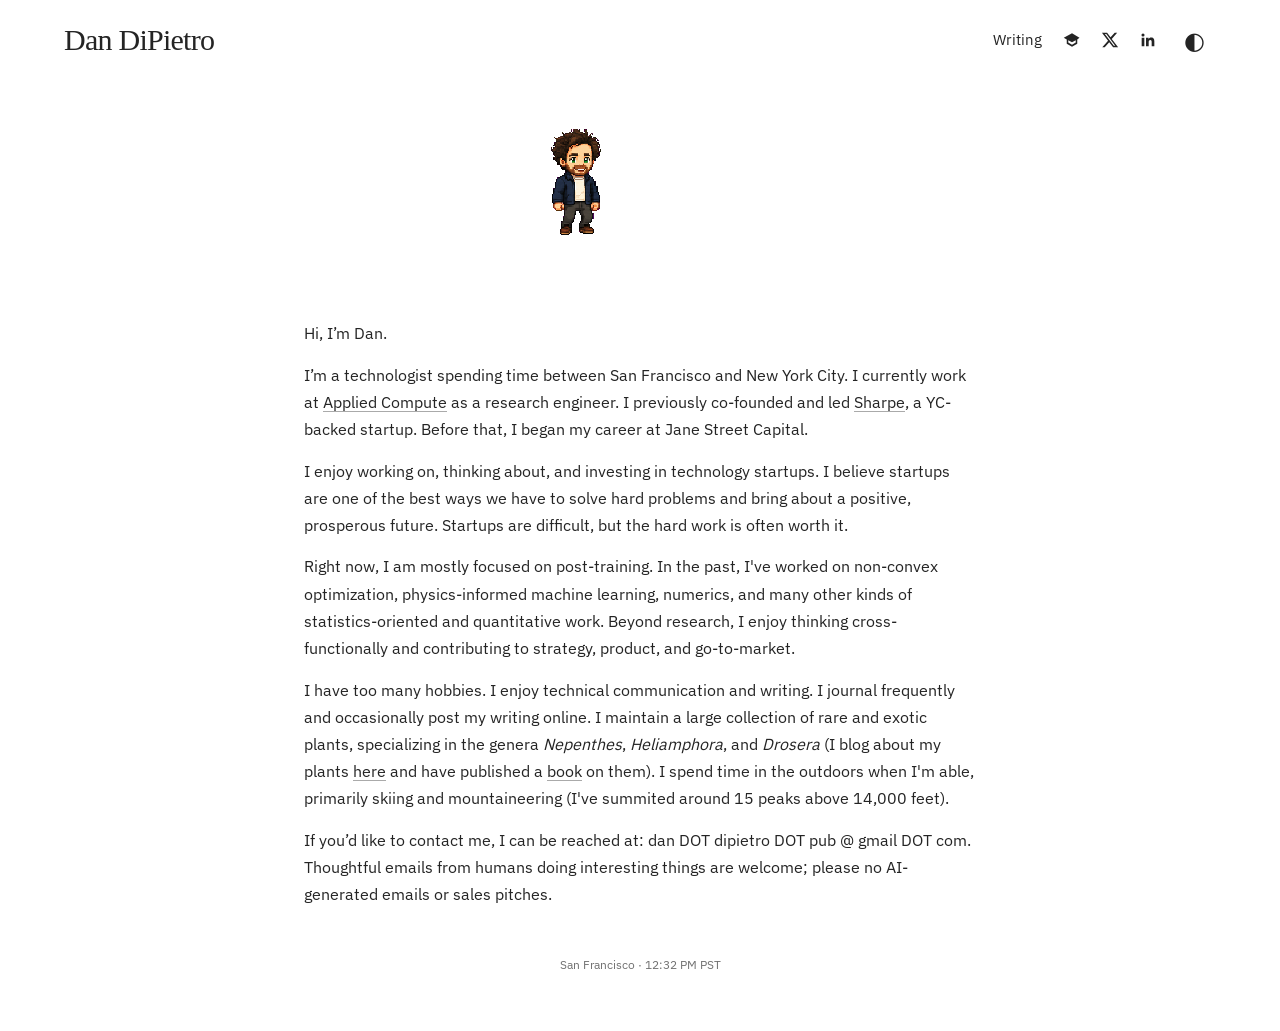
<file: index.html>
<!doctype html><html lang=en data-asset-prefix=/><head><meta name=generator content="Hugo 0.135.0"><meta charset=utf-8><meta name=viewport content="width=device-width,initial-scale=1"><meta name=theme-color content="#ffffff"><meta name=description content="Dan DiPietro — research, software, writing, and carnivorous plants."><title>Dan DiPietro</title>
<link rel=icon type=image/png sizes=16x16 href=./favicon-16x16.png><link rel=preload href=./site/ibm-plex-sans.ttf as=font type=font/ttf crossorigin><script>try{document.documentElement.dataset.theme=localStorage.getItem("color-theme")==="dark"?"dark":"light"}catch{}</script><link rel=stylesheet href=./site/style.css><script defer src=./site/theme.js></script></head><body class=home-page><header class=site-header><a class=name href=./>Dan DiPietro</a><nav class=header-items aria-label="Main navigation"><a class=nav-placeholder href=./writing/><span data-label=Writing>Writing</span></a>
<a class="social-link scholar-link" href="https://scholar.google.com/citations?user=s_wSZlAAAAAJ&amp;hl=en" aria-label="Google Scholar" title="Google Scholar"><svg viewBox="0 0 24 24" aria-hidden="true"><path d="m12 3L1 9l4 2.18V17l7 4 7-4v-5.82L22 9 12 3zm5 12.4-5 2.86-5-2.86v-3.1l5 2.73 5-2.73v3.1z"/></svg></a>
<a class=social-link href=https://x.com/danyulol aria-label=X title=X><svg viewBox="0 0 24 24" aria-hidden="true"><path d="M18.244 2.25h3.308l-7.227 8.26 8.502 11.24H16.17l-5.214-6.817L4.99 21.75H1.68l7.73-8.835L1.254 2.25H8.08l4.713 6.231 5.45-6.231zm-1.161 17.52h1.833L7.084 4.126H5.117L17.083 19.77z"/></svg></a>
<a class=social-link href=https://www.linkedin.com/in/daniel-dipietro/ aria-label=LinkedIn title=LinkedIn><svg viewBox="0 0 24 24" aria-hidden="true"><path d="M20.452 20.452h-3.554v-5.569c0-1.328-.027-3.037-1.852-3.037-1.853.0-2.136 1.445-2.136 2.94v5.666H9.356V9h3.414v1.561h.049c.477-.9 1.637-1.85 3.37-1.85 3.601.0 4.267 2.37 4.267 5.455v6.286zM5.337 7.433a2.062 2.062.0 110-4.125 2.062 2.062.0 010 4.125zM7.119 20.452H3.555V9h3.564v11.452z"/></svg></a>
<button type=button id=theme-toggle aria-label="Switch to dark mode" aria-pressed=false>◐</button></nav></header><main><aside class=stage aria-label="Animated pixel character"><div class=stage-inner><canvas id=character width=680 height=320 role=img aria-label="Pixel character who waves, walks, and acts out scenes"></canvas></div></aside><div class=story><section id=hello data-scene=idle aria-label="About Dan"><div class=section-copy><p>Hi, I’m Dan.</p><p>I’m a technologist spending time between San Francisco and New York City. I currently work at <a href=https://www.appliedcompute.com/>Applied Compute</a> as a research engineer. I previously co-founded and led <a href=https://www.ycombinator.com/companies/sharpe>Sharpe</a>, a YC-backed startup. Before that, I began my career at Jane Street Capital.</p><p>I enjoy working on, thinking about, and investing in technology startups. I believe startups are one of the best ways we have to solve hard problems and bring about a positive, prosperous future. Startups are difficult, but the hard work is often worth it.</p></div></section><section id=ideas data-scene=blackboard aria-label=Research><div class=section-copy><p>Right now, I am mostly focused on post-training. In the past, I've worked on non-convex optimization, physics-informed machine learning, numerics, and many other kinds of statistics-oriented and quantitative work. Beyond research, I enjoy thinking cross-functionally and contributing to strategy, product, and go-to-market.</p></div></section><section id=elsewhere data-scene=idle aria-label="Hobbies and writing"><div class=section-copy><p>I have too many hobbies. I enjoy technical communication and writing. I journal frequently and occasionally post my writing online. I maintain a large collection of rare and exotic plants, specializing in the genera <em>Nepenthes</em>, <em>Heliamphora</em>, and <em>Drosera</em> (I blog about my plants <a href=https://www.carnivorousjourney.com/>here</a> and have published a <a href=https://shopbritpress.org/products/nj-drosera>book</a> on them). I spend time in the outdoors when I'm able, primarily skiing and mountaineering (I've summited around 15 peaks above 14,000 feet).</p></div></section><section id=contact data-scene=idle aria-label=Contact><div class=section-copy><p>If you’d like to contact me, I can be reached at: dan DOT dipietro DOT pub @ gmail DOT com. Thoughtful emails from humans doing interesting things are welcome; please no AI-generated emails or sales pitches.</p></div></section></div></main><footer class=home-footer>San Francisco · <time id=san-francisco-time>Loading time…</time></footer><script defer src=./site/character.js></script><script defer src=./site/page.js></script><script>(()=>{const t=document.getElementById("san-francisco-time"),n=new Intl.DateTimeFormat("en-US",{timeZone:"America/Los_Angeles",hour:"numeric",minute:"2-digit",timeZoneName:"short"}),e=()=>t.textContent=n.format(new Date);e(),setInterval(e,6e4)})()</script></body></html>
</file>
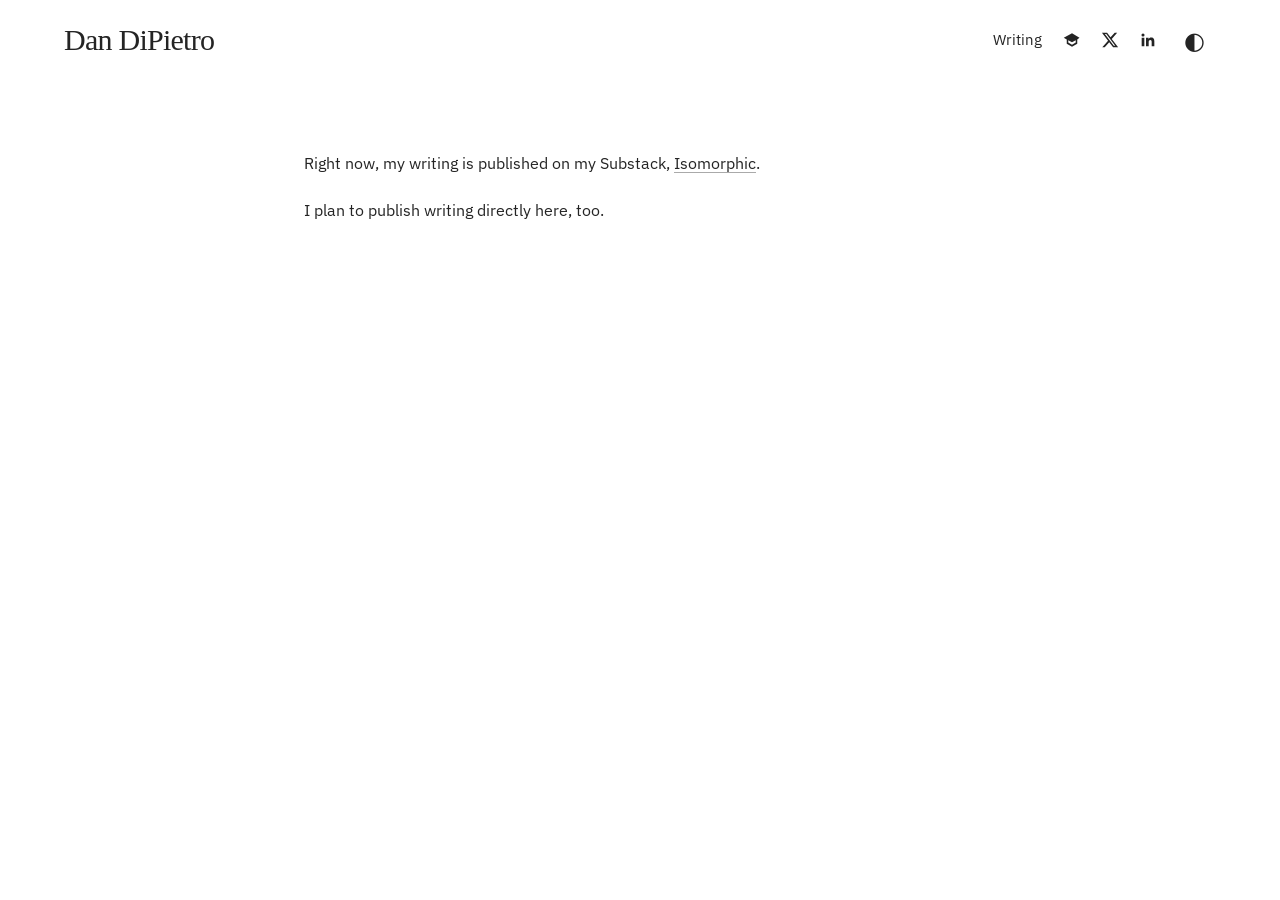
<file: writing/index.html>
<!doctype html><html lang=en data-asset-prefix=/><head><meta charset=utf-8><meta name=viewport content="width=device-width,initial-scale=1"><meta name=theme-color content="#ffffff"><meta name=description content="Dan DiPietro — research, software, writing, and carnivorous plants."><title>Writing — Dan DiPietro</title>
<link rel=icon type=image/png sizes=16x16 href=../favicon-16x16.png><link rel=preload href=../site/ibm-plex-sans.ttf as=font type=font/ttf crossorigin><script>try{document.documentElement.dataset.theme=localStorage.getItem("color-theme")==="dark"?"dark":"light"}catch{}</script><link rel=stylesheet href=../site/style.css><script defer src=../site/theme.js></script></head><body><header class=site-header><a class=name href=../>Dan DiPietro</a><nav class=header-items aria-label="Main navigation"><a class=nav-placeholder href=../writing/><span data-label=Writing>Writing</span></a>
<a class="social-link scholar-link" href="https://scholar.google.com/citations?user=s_wSZlAAAAAJ&amp;hl=en" aria-label="Google Scholar" title="Google Scholar"><svg viewBox="0 0 24 24" aria-hidden="true"><path d="m12 3L1 9l4 2.18V17l7 4 7-4v-5.82L22 9 12 3zm5 12.4-5 2.86-5-2.86v-3.1l5 2.73 5-2.73v3.1z"/></svg></a>
<a class=social-link href=https://x.com/danyulol aria-label=X title=X><svg viewBox="0 0 24 24" aria-hidden="true"><path d="M18.244 2.25h3.308l-7.227 8.26 8.502 11.24H16.17l-5.214-6.817L4.99 21.75H1.68l7.73-8.835L1.254 2.25H8.08l4.713 6.231 5.45-6.231zm-1.161 17.52h1.833L7.084 4.126H5.117L17.083 19.77z"/></svg></a>
<a class=social-link href=https://www.linkedin.com/in/daniel-dipietro/ aria-label=LinkedIn title=LinkedIn><svg viewBox="0 0 24 24" aria-hidden="true"><path d="M20.452 20.452h-3.554v-5.569c0-1.328-.027-3.037-1.852-3.037-1.853.0-2.136 1.445-2.136 2.94v5.666H9.356V9h3.414v1.561h.049c.477-.9 1.637-1.85 3.37-1.85 3.601.0 4.267 2.37 4.267 5.455v6.286zM5.337 7.433a2.062 2.062.0 110-4.125 2.062 2.062.0 010 4.125zM7.119 20.452H3.555V9h3.564v11.452z"/></svg></a>
<button type=button id=theme-toggle aria-label="Switch to dark mode" aria-pressed=false>◐</button></nav></header><main class=writing-main><article><p>Right now, my writing is published on my Substack, <a href=https://isomorphic.group/>Isomorphic</a>.</p><p>I plan to publish writing directly here, too.</p></article></main></body></html>
</file>
